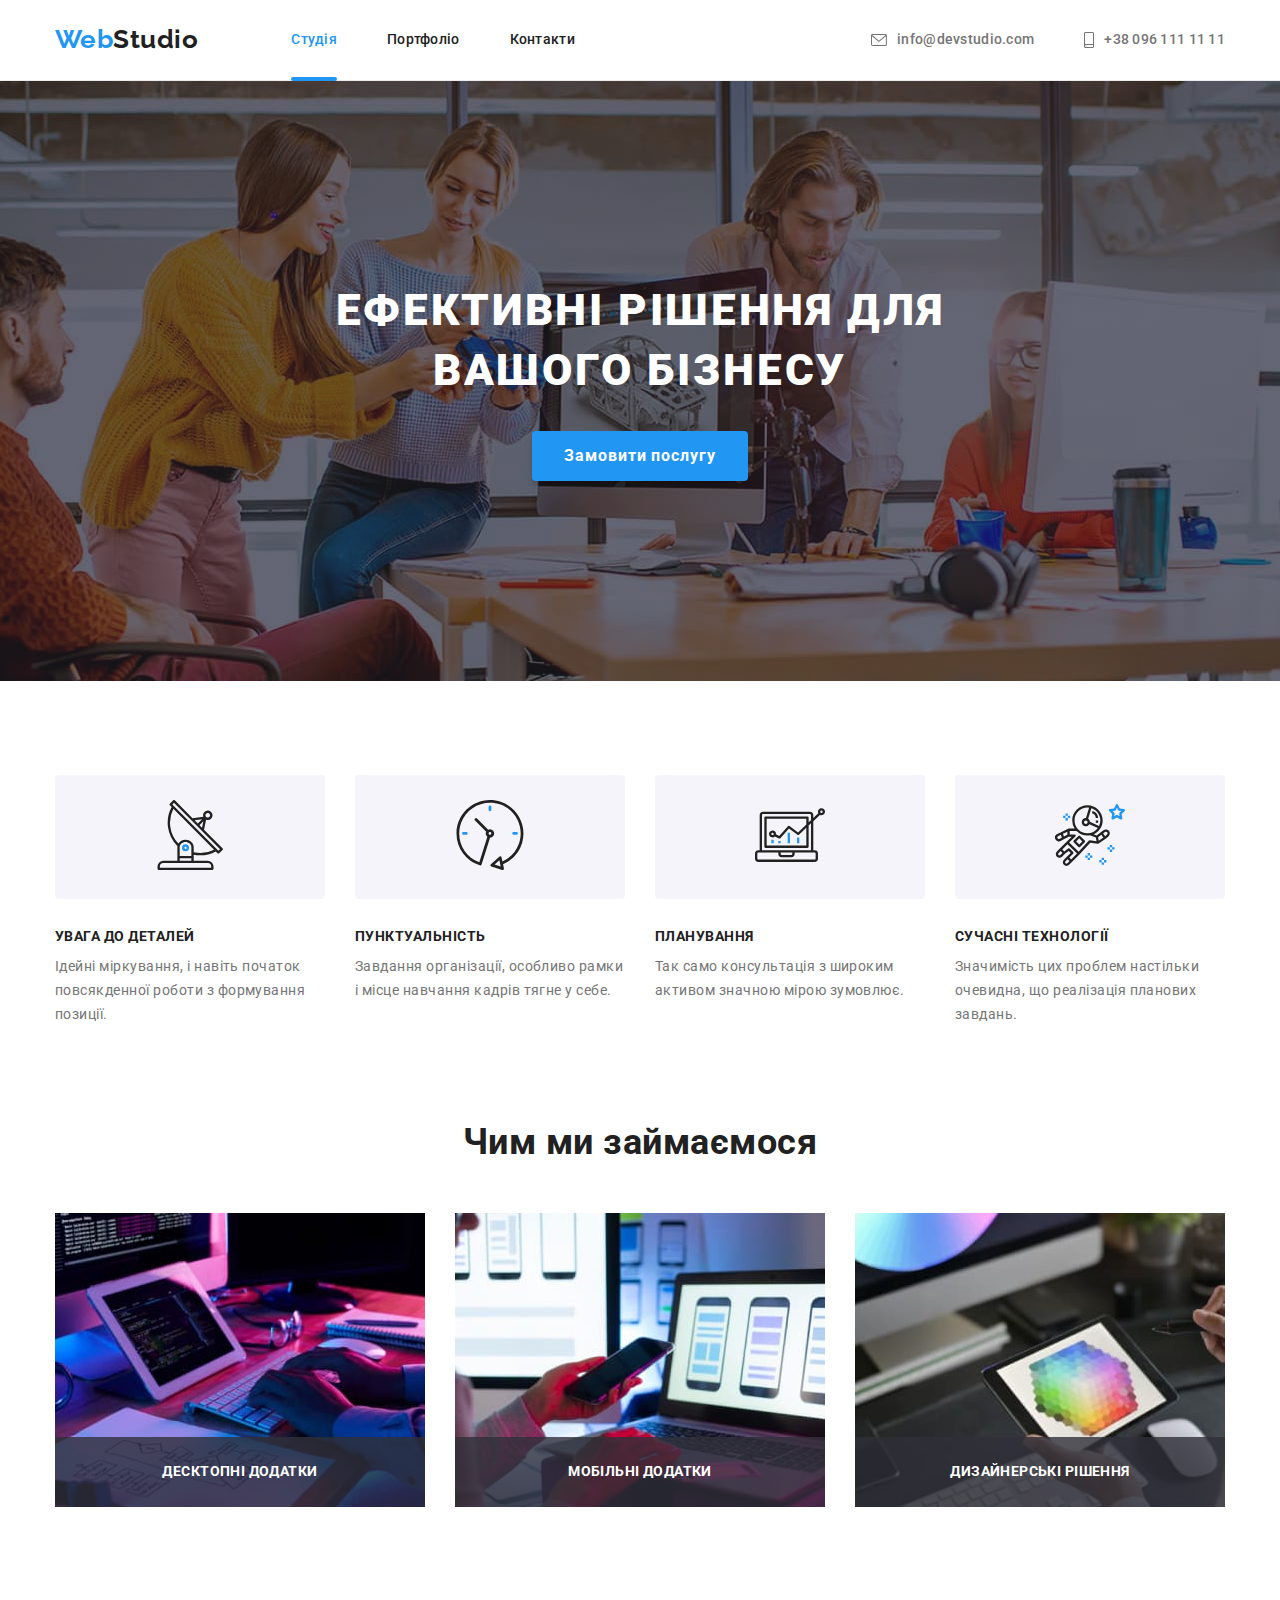
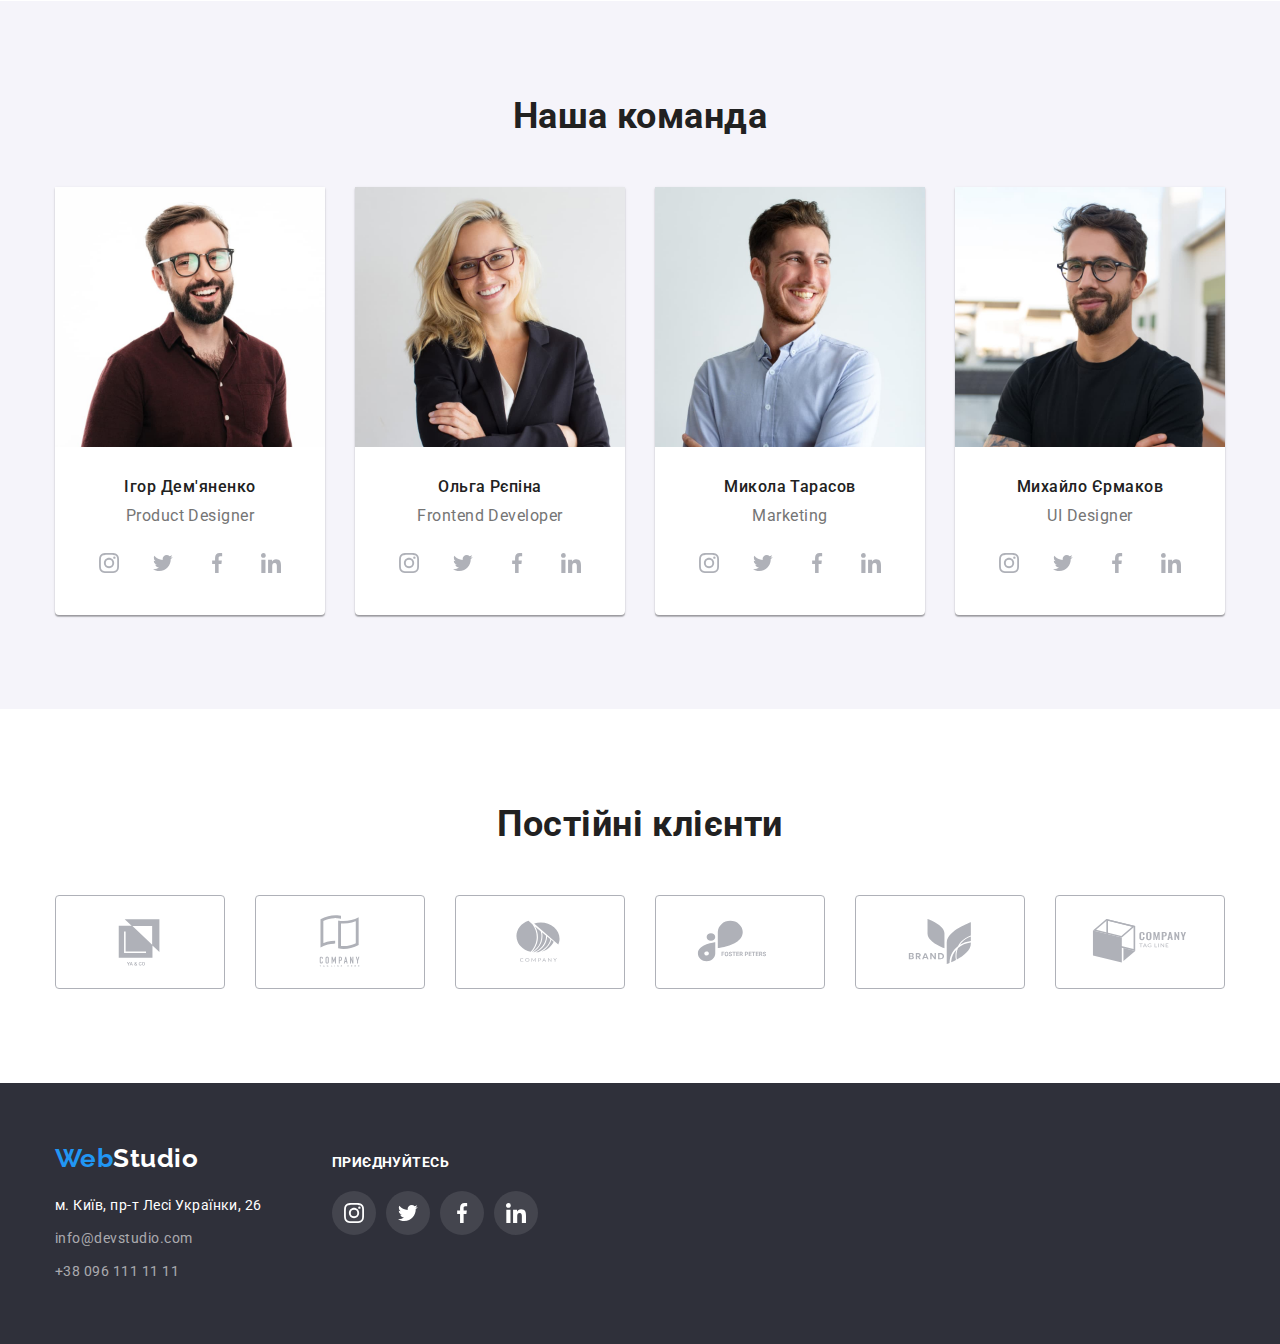
<file: index.html>
<!DOCTYPE html>
<html lang="uk">
  <head>
    <meta charset="UTF-8" />
    <meta http-equiv="X-UA-Compatible" content="IE=edge" />
    <meta name="viewport" content="width=device-width, initial-scale=1.0" />
    <title>Студія</title>
    <link rel="preconnect" href="https://fonts.googleapis.com" />
    <link rel="preconnect" href="https://fonts.gstatic.com" crossorigin />
    <link
      href="https://fonts.googleapis.com/css2?family=Raleway:wght@700&family=Roboto:wght@400;500;700;900&display=swap"
      rel="stylesheet"
    />
    <link
      rel="stylesheet"
      href="https://cdnjs.cloudflare.com/ajax/libs/modern-normalize/1.1.0/modern-normalize.min.css"
    />
    <link rel="stylesheet" href="./css/styles.css" />
  </head>
  <body>
    <header class="header">
      <div class="header-container container">
        <nav class="header-nav">
          <a class="header-logo logo" href="./index.html"> <span>Web</span>Studio</a>
          <ul class="header-list">
            <li class="header-list-item">
              <a class="header-link link current" href="./index.html">Студія</a>
            </li>
            <li class="header-list-item">
              <a class="header-link link" href="./portfolio.html">Портфоліо</a>
            </li>
            <li class="header-list-item">
              <a class="header-link link" href="./index.html">Контакти</a>
            </li>
          </ul>
        </nav>
        <div class="header-contacts">
          <a class="header-contact link" href="mailto:info@devstudio.com">
            <svg class="header-icon" width="16" height="12">
              <use href="./images/icons.svg#icon-envelope"></use>
            </svg>
            info@devstudio.com</a
          >
          <a class="header-contact link" href="tel:+380961111111">
            <svg class="header-icon" width="10" height="16">
              <use href="./images/icons.svg#icon-smartphone"></use>
            </svg>
            +38 096 111 11 11</a
          >
        </div>
      </div>
    </header>

    <main>
      <!-- Hero section -->
      <section class="hero">
        <h1 class="hero-title">Ефективні рішення для вашого бізнесу</h1>
        <button class="hero-button" type="button" data-modal-open>Замовити послугу</button>
      </section>

      <!-- Features section -->
      <section class="features">
        <div class="container">
          <h2 class="visually-hidden">Особливості</h2>
          <ul class="features-list">
            <li class="features-item">
              <div class="features-thumb">
                <svg class="features-icon" width="70" height="70">
                  <use href="./images/icons.svg#icon-sputnik"></use>
                </svg>
              </div>
              <h3 class="features-title">УВАГА ДО ДЕТАЛЕЙ</h3>
              <p class="features-text">
                Ідейні міркування, і навіть початок повсякденної роботи з формування позиції.
              </p>
            </li>
            <li class="features-item">
              <div class="features-thumb">
                <svg class="features-icon" width="70" height="70">
                  <use href="./images/icons.svg#icon-clock"></use>
                </svg>
              </div>
              <h3 class="features-title">ПУНКТУАЛЬНІСТЬ</h3>
              <p class="features-text">
                Завдання організації, особливо рамки і місце навчання кадрів тягне у себе.
              </p>
            </li>
            <li class="features-item">
              <div class="features-thumb">
                <svg class="features-icon" width="70" height="70">
                  <use href="./images/icons.svg#icon-diagram"></use>
                </svg>
              </div>
              <h3 class="features-title">ПЛАНУВАННЯ</h3>
              <p class="features-text">
                Так само консультація з широким активом значною мірою зумовлює.
              </p>
            </li>
            <li class="features-item">
              <div class="features-thumb">
                <svg class="features-icon" width="70" height="70">
                  <use href="./images/icons.svg#icon-astronaut"></use>
                </svg>
              </div>
              <h3 class="features-title">СУЧАСНІ ТЕХНОЛОГІЇ</h3>
              <p class="features-text">
                Значимість цих проблем настільки очевидна, що реалізація планових завдань.
              </p>
            </li>
          </ul>
        </div>
      </section>

      <!-- What we do section -->
      <section class="activity section">
        <div class="container">
          <h2 class="title">Чим ми займаємося</h2>
          <ul class="activity-list">
            <li class="activity-item">
              <img
                class="activity-image"
                src="./images/studio/our-work/development.jpg"
                width="370"
                height="294"
                alt="Розробка веб-сайтів"
              />
              <p class="activity-desc">Десктопні додатки</p>
            </li>
            <li class="activity-item">
              <img
                class="activity-image"
                src="./images/studio/our-work/testing.jpg"
                width="370"
                height="294"
                alt="Тестування веб-сайтів"
              />
              <p class="activity-desc">Мобільні додатки</p>
            </li>
            <li class="activity-item">
              <img
                class="activity-image"
                src="./images/studio/our-work/design.jpg"
                width="370"
                height="294"
                alt="Створення дизайну веб-сайтів"
              />
              <p class="activity-desc">Дизайнерські рішення</p>
            </li>
          </ul>
        </div>
      </section>

      <!-- Our team section -->
      <section class="team section">
        <div class="container">
          <h2 class="title">Наша команда</h2>
          <ul class="team-list">
            <li class="team-item">
              <img
                class="team-image"
                src="./images/studio/team/ihor.jpg"
                width="270"
                height="260"
                alt="Ігор Дем'яненко"
              />
              <h3 class="team-member">Ігор Дем'яненко</h3>
              <p class="team-text">Product Designer</p>

              <ul class="socials">
                <li class="socials-item">
                  <a
                    class="socials-link"
                    href="./index.html"
                    target="_blank"
                    rel="noopener noreferrer nofollow"
                  >
                    <svg class="socials-icon" width="20" height="20">
                      <use href="./images/icons.svg#icon-instagram"></use>
                    </svg>
                  </a>
                </li>
                <li class="socials-item">
                  <a
                    class="socials-link"
                    href="./index.html"
                    target="_blank"
                    rel="noopener noreferrer nofollow"
                  >
                    <svg class="socials-icon" width="20" height="20">
                      <use href="./images/icons.svg#icon-twitter"></use>
                    </svg>
                  </a>
                </li>
                <li class="socials-item">
                  <a
                    class="socials-link"
                    href="./index.html"
                    target="_blank"
                    rel="noopener noreferrer nofollow"
                  >
                    <svg class="socials-icon" width="20" height="20">
                      <use href="./images/icons.svg#icon-facebook"></use>
                    </svg>
                  </a>
                </li>
                <li class="socials-item">
                  <a
                    class="socials-link"
                    href="./index.html"
                    target="_blank"
                    rel="noopener noreferrer nofollow"
                  >
                    <svg class="socials-icon" width="20" height="20">
                      <use href="./images/icons.svg#icon-linkedin"></use>
                    </svg>
                  </a>
                </li>
              </ul>
            </li>
            <li class="team-item">
              <img
                class="team-image"
                src="./images/studio/team/olha.jpg"
                width="270"
                height="260"
                alt="Ольга Рєпіна"
              />
              <h3 class="team-member">Ольга Рєпіна</h3>
              <p class="team-text">Frontend Developer</p>
              <ul class="socials">
                <li class="socials-item">
                  <a
                    class="socials-link"
                    href="./index.html"
                    target="_blank"
                    rel="noopener noreferrer nofollow"
                  >
                    <svg class="socials-icon" width="20" height="20">
                      <use href="./images/icons.svg#icon-instagram"></use>
                    </svg>
                  </a>
                </li>
                <li class="socials-item">
                  <a
                    class="socials-link"
                    href="./index.html"
                    target="_blank"
                    rel="noopener noreferrer nofollow"
                  >
                    <svg class="socials-icon" width="20" height="20">
                      <use href="./images/icons.svg#icon-twitter"></use>
                    </svg>
                  </a>
                </li>
                <li class="socials-item">
                  <a
                    class="socials-link"
                    href="./index.html"
                    target="_blank"
                    rel="noopener noreferrer nofollow"
                  >
                    <svg class="socials-icon" width="20" height="20">
                      <use href="./images/icons.svg#icon-facebook"></use>
                    </svg>
                  </a>
                </li>
                <li class="socials-item">
                  <a
                    class="socials-link"
                    href="./index.html"
                    target="_blank"
                    rel="noopener noreferrer nofollow"
                  >
                    <svg class="socials-icon" width="20" height="20">
                      <use href="./images/icons.svg#icon-linkedin"></use>
                    </svg>
                  </a>
                </li>
              </ul>
            </li>
            <li class="team-item">
              <img
                class="team-image"
                src="./images/studio/team/mykola.jpg"
                width="270"
                height="260"
                alt="Микола Тарасов"
              />
              <h3 class="team-member">Микола Тарасов</h3>
              <p class="team-text">Marketing</p>
              <ul class="socials">
                <li class="socials-item">
                  <a
                    class="socials-link"
                    href="./index.html"
                    target="_blank"
                    rel="noopener noreferrer nofollow"
                  >
                    <svg class="socials-icon" width="20" height="20">
                      <use href="./images/icons.svg#icon-instagram"></use>
                    </svg>
                  </a>
                </li>
                <li class="socials-item">
                  <a
                    class="socials-link"
                    href="./index.html"
                    target="_blank"
                    rel="noopener noreferrer nofollow"
                  >
                    <svg class="socials-icon" width="20" height="20">
                      <use href="./images/icons.svg#icon-twitter"></use>
                    </svg>
                  </a>
                </li>
                <li class="socials-item">
                  <a
                    class="socials-link"
                    href="./index.html"
                    target="_blank"
                    rel="noopener noreferrer nofollow"
                  >
                    <svg class="socials-icon" width="20" height="20">
                      <use href="./images/icons.svg#icon-facebook"></use>
                    </svg>
                  </a>
                </li>
                <li class="socials-item">
                  <a
                    class="socials-link"
                    href="./index.html"
                    target="_blank"
                    rel="noopener noreferrer nofollow"
                  >
                    <svg class="socials-icon" width="20" height="20">
                      <use href="./images/icons.svg#icon-linkedin"></use>
                    </svg>
                  </a>
                </li>
              </ul>
            </li>
            <li class="team-item">
              <img
                class="team-image"
                src="./images/studio/team/mykhailo.jpg"
                width="270"
                height="260"
                alt="Михайло Єрмаков"
              />
              <h3 class="team-member">Михайло Єрмаков</h3>
              <p class="team-text">UI Designer</p>
              <ul class="socials">
                <li class="socials-item">
                  <a
                    class="socials-link"
                    href="./index.html"
                    target="_blank"
                    rel="noopener noreferrer nofollow"
                  >
                    <svg class="socials-icon" width="20" height="20">
                      <use href="./images/icons.svg#icon-instagram"></use>
                    </svg>
                  </a>
                </li>
                <li class="socials-item">
                  <a
                    class="socials-link"
                    href="./index.html"
                    target="_blank"
                    rel="noopener noreferrer nofollow"
                  >
                    <svg class="socials-icon" width="20" height="20">
                      <use href="./images/icons.svg#icon-twitter"></use>
                    </svg>
                  </a>
                </li>
                <li class="socials-item">
                  <a
                    class="socials-link"
                    href="./index.html"
                    target="_blank"
                    rel="noopener noreferrer nofollow"
                  >
                    <svg class="socials-icon" width="20" height="20">
                      <use href="./images/icons.svg#icon-facebook"></use>
                    </svg>
                  </a>
                </li>
                <li class="socials-item">
                  <a
                    class="socials-link"
                    href="./index.html"
                    target="_blank"
                    rel="noopener noreferrer nofollow"
                  >
                    <svg class="socials-icon" width="20" height="20">
                      <use href="./images/icons.svg#icon-linkedin"></use>
                    </svg>
                  </a>
                </li>
              </ul>
            </li>
          </ul>
        </div>
      </section>

      <!-- Clients section -->
      <section class="clients section">
        <div class="container">
          <h2 class="title">Постійні клієнти</h2>
          <ul class="clients-list">
            <li class="clients-item">
              <a class="clients-link" href="./index.html">
                <svg class="clients-icon" width="106" height="60">
                  <use href="./images/icons.svg#icon-client-1"></use>
                </svg>
              </a>
            </li>
            <li class="clients-item">
              <a class="clients-link" href="./index.html">
                <svg class="clients-icon" width="106" height="60">
                  <use href="./images/icons.svg#icon-client-2"></use>
                </svg>
              </a>
            </li>
            <li class="clients-item">
              <a class="clients-link" href="./index.html">
                <svg class="clients-icon" width="106" height="60">
                  <use href="./images/icons.svg#icon-client-3"></use>
                </svg>
              </a>
            </li>
            <li class="clients-item">
              <a class="clients-link" href="./index.html">
                <svg class="clients-icon" width="106" height="60">
                  <use href="./images/icons.svg#icon-client-4"></use>
                </svg>
              </a>
            </li>
            <li class="clients-item">
              <a class="clients-link" href="./index.html">
                <svg class="clients-icon" width="106" height="60">
                  <use href="./images/icons.svg#icon-client-5"></use>
                </svg>
              </a>
            </li>
            <li class="clients-item">
              <a class="clients-link" href="./index.html">
                <svg class="clients-icon" width="106" height="60">
                  <use href="./images/icons.svg#icon-client-6"></use>
                </svg>
              </a>
            </li>
          </ul>
        </div>
      </section>
    </main>

    <footer class="footer">
      <div class="container">
        <div class="footer-wrap">
          <a class="footer-logo logo" href="./index.html"> <span>Web</span>Studio </a>
          <address class="footer-info">
            м. Київ, пр-т Лесі Українки, 26
            <a class="footer-link link" href="mailto:info@devstudio.com">info@devstudio.com</a>
            <a class="footer-link link" href="tel:+380961111111">+38 096 111 11 11</a>
          </address>
        </div>
        <div class="footer-wrap">
          <p class="footer-call">Приєднуйтесь</p>
          <ul class="socials">
            <li class="socials-item">
              <a
                class="socials-link"
                href="./index.html"
                target="_blank"
                rel="noopener noreferrer nofollow"
              >
                <svg class="socials-icon" width="20" height="20">
                  <use href="./images/icons.svg#icon-instagram"></use>
                </svg>
              </a>
            </li>
            <li class="socials-item">
              <a
                class="socials-link"
                href="./index.html"
                target="_blank"
                rel="noopener noreferrer nofollow"
              >
                <svg class="socials-icon" width="20" height="20">
                  <use href="./images/icons.svg#icon-twitter"></use>
                </svg>
              </a>
            </li>
            <li class="socials-item">
              <a
                class="socials-link"
                href="./index.html"
                target="_blank"
                rel="noopener noreferrer nofollow"
              >
                <svg class="socials-icon" width="20" height="20">
                  <use href="./images/icons.svg#icon-facebook"></use>
                </svg>
              </a>
            </li>
            <li class="socials-item">
              <a
                class="socials-link"
                href="./index.html"
                target="_blank"
                rel="noopener noreferrer nofollow"
              >
                <svg class="socials-icon" width="20" height="20">
                  <use href="./images/icons.svg#icon-linkedin"></use>
                </svg>
              </a>
            </li>
          </ul>
        </div>
      </div>
    </footer>

    <div class="backdrop is-hidden" data-modal>
      <div class="modal">
        <button class="modal-btn" type="button" data-modal-close>
          <svg class="modal-icon" width="18" height="18">
            <use href="./images/icons.svg#icon-cross"></use>
          </svg>
        </button>
      </div>
    </div>

    <script src="./js/modal.js"></script>
  </body>
</html>
</file>
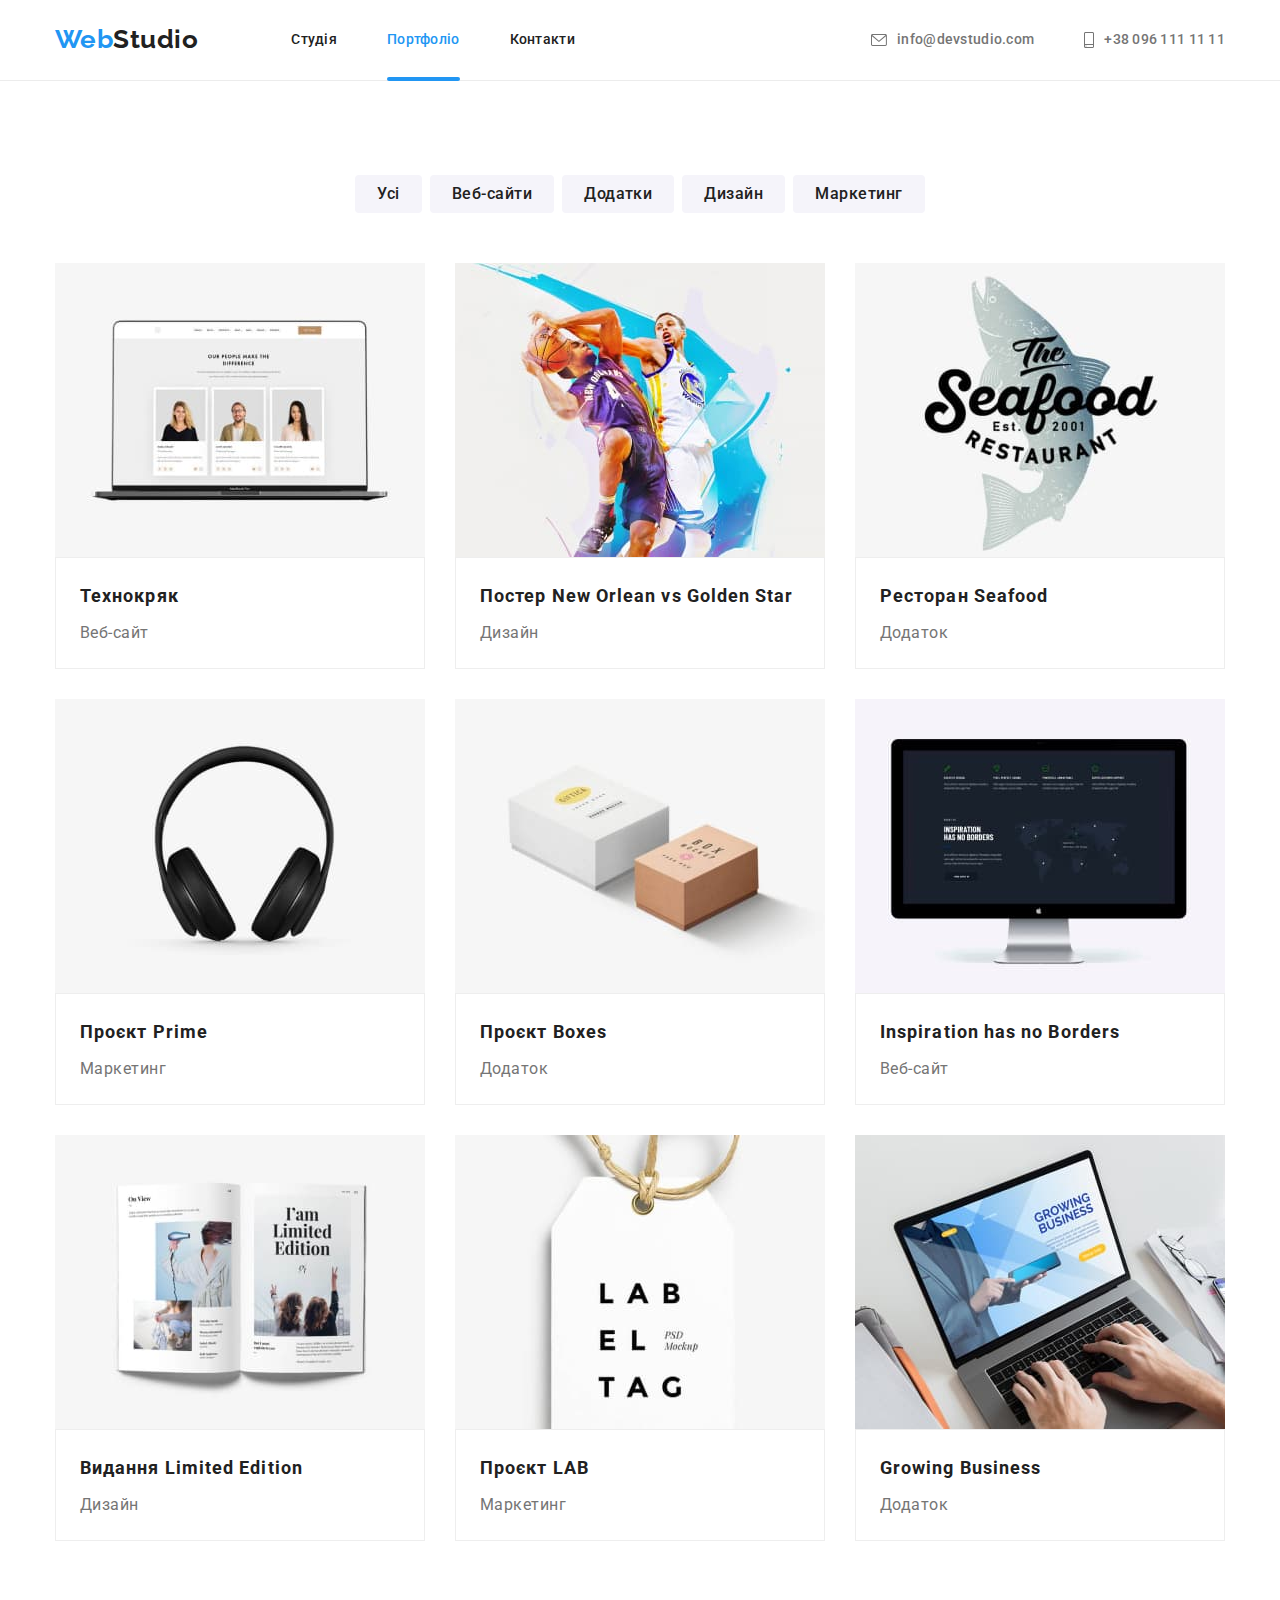
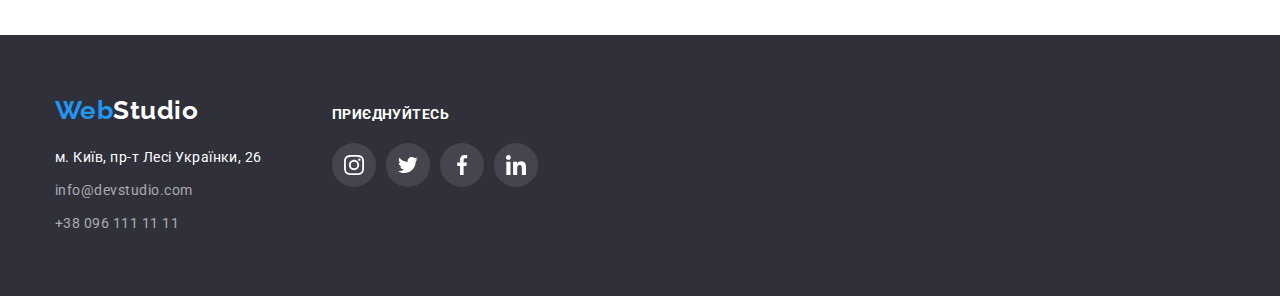
<file: portfolio.html>
<!DOCTYPE html>
<html lang="uk">
  <head>
    <meta charset="UTF-8" />
    <meta http-equiv="X-UA-Compatible" content="IE=edge" />
    <meta name="viewport" content="width=device-width, initial-scale=1.0" />
    <title>Портфоліо</title>
    <link rel="preconnect" href="https://fonts.googleapis.com" />
    <link rel="preconnect" href="https://fonts.gstatic.com" crossorigin />
    <link
      href="https://fonts.googleapis.com/css2?family=Raleway:wght@700&family=Roboto:wght@400;500;700;900&display=swap"
      rel="stylesheet"
    />
    <link
      rel="stylesheet"
      href="https://cdnjs.cloudflare.com/ajax/libs/modern-normalize/1.1.0/modern-normalize.min.css"
    />
    <link rel="stylesheet" href="./css/styles.css" />
  </head>
  <body>
    <header class="header">
      <div class="header-container container">
        <nav class="header-nav">
          <a class="header-logo logo" href="./index.html"> <span>Web</span>Studio</a>
          <ul class="header-list">
            <li class="header-list-item">
              <a class="header-link link" href="./index.html">Студія</a>
            </li>
            <li class="header-list-item">
              <a class="header-link link current" href="./portfolio.html">Портфоліо</a>
            </li>
            <li class="header-list-item">
              <a class="header-link link" href="./index.html">Контакти</a>
            </li>
          </ul>
        </nav>
        <div class="header-contacts">
          <a class="header-contact link" href="mailto:info@devstudio.com">
            <svg class="header-icon" width="16" height="12">
              <use href="./images/icons.svg#icon-envelope"></use>
            </svg>
            info@devstudio.com</a
          >
          <a class="header-contact link" href="tel:+380961111111">
            <svg class="header-icon" width="10" height="16">
              <use href="./images/icons.svg#icon-smartphone"></use>
            </svg>
            +38 096 111 11 11</a
          >
        </div>
      </div>
    </header>

    <main>
      <section class="gallery section">
        <div class="container">
          <h1 class="visually-hidden">Галерея</h1>
          <ul class="gallery-filters">
            <li class="gallery-filter">
              <button class="gallery-button" type="button">Усі</button>
            </li>
            <li class="gallery-filter">
              <button class="gallery-button" type="button">Веб-сайти</button>
            </li>
            <li class="gallery-filter">
              <button class="gallery-button" type="button">Додатки</button>
            </li>
            <li class="gallery-filter">
              <button class="gallery-button" type="button">Дизайн</button>
            </li>
            <li class="gallery-filter">
              <button class="gallery-button" type="button">Маркетинг</button>
            </li>
          </ul>
          <ul class="gallery-items">
            <li class="gallery-item">
              <a class="gallery-link" href="./index.html">
                <div class="gallery-thumb">
                  <img
                    class="gallery-image"
                    src="./images/portfolio/gallery-item-1.jpg"
                    alt="Приклад веб-сайту"
                    width="370"
                    height="294"
                  />
                  <div class="gallery-overlay">
                    Ресурс пропонує комплексні пропозиції з різним рівнем функціоналу та сервісів.
                    Все це дозволить відвідувачу отримати вичерпні відомості про компанію чи
                    приватну особу.
                  </div>
                </div>
                <div class="gallery-details">
                  <h2 class="gallery-subtitle">Технокряк</h2>
                  <p class="gallery-description">Веб-сайт</p>
                </div>
              </a>
            </li>
            <li class="gallery-item">
              <a class="gallery-link" href="./index.html">
                <div class="gallery-thumb">
                  <img
                    class="gallery-image"
                    src="./images/portfolio/gallery-item-2.jpg"
                    alt="Приклад дизайну"
                    width="370"
                    height="294"
                  />
                  <div class="gallery-overlay">
                    Ресурс пропонує комплексні пропозиції з різним рівнем функціоналу та сервісів.
                    Все це дозволить відвідувачу отримати вичерпні відомості про компанію чи
                    приватну особу.
                  </div>
                </div>
                <div class="gallery-details">
                  <h2 class="gallery-subtitle">
                    Постер <span lang="en">New Orlean vs Golden Star</span>
                  </h2>
                  <p class="gallery-description">Дизайн</p>
                </div>
              </a>
            </li>
            <li class="gallery-item">
              <a class="gallery-link" href="./index.html">
                <div class="gallery-thumb">
                  <img
                    class="gallery-image"
                    src="./images/portfolio/gallery-item-3.jpg"
                    alt="Приклад додатку"
                    width="370"
                    height="294"
                  />
                  <div class="gallery-overlay">
                    Ресурс пропонує комплексні пропозиції з різним рівнем функціоналу та сервісів.
                    Все це дозволить відвідувачу отримати вичерпні відомості про компанію чи
                    приватну особу.
                  </div>
                </div>
                <div class="gallery-details">
                  <h2 class="gallery-subtitle">Ресторан <span lang="en">Seafood</span></h2>
                  <p class="gallery-description">Додаток</p>
                </div>
              </a>
            </li>
            <li class="gallery-item">
              <a class="gallery-link" href="./index.html">
                <div class="gallery-thumb">
                  <img
                    class="gallery-image"
                    src="./images/portfolio/gallery-item-4.jpg"
                    alt="Приклад маркетингу"
                    width="370"
                    height="294"
                  />
                  <div class="gallery-overlay">
                    Ресурс пропонує комплексні пропозиції з різним рівнем функціоналу та сервісів.
                    Все це дозволить відвідувачу отримати вичерпні відомості про компанію чи
                    приватну особу.
                  </div>
                </div>
                <div class="gallery-details">
                  <h2 class="gallery-subtitle">Проєкт <span lang="en">Prime</span></h2>
                  <p class="gallery-description">Маркетинг</p>
                </div>
              </a>
            </li>
            <li class="gallery-item">
              <a class="gallery-link" href="./index.html">
                <div class="gallery-thumb">
                  <img
                    class="gallery-image"
                    src="./images/portfolio/gallery-item-5.jpg"
                    alt="Приклад додатку"
                    width="370"
                    height="294"
                  />
                  <div class="gallery-overlay">
                    Ресурс пропонує комплексні пропозиції з різним рівнем функціоналу та сервісів.
                    Все це дозволить відвідувачу отримати вичерпні відомості про компанію чи
                    приватну особу.
                  </div>
                </div>
                <div class="gallery-details">
                  <h2 class="gallery-subtitle">Проєкт <span lang="en">Boxes</span></h2>
                  <p class="gallery-description">Додаток</p>
                </div>
              </a>
            </li>
            <li class="gallery-item">
              <a class="gallery-link" href="./index.html">
                <div class="gallery-thumb">
                  <img
                    class="gallery-image"
                    src="./images/portfolio/gallery-item-6.jpg"
                    alt="Приклад веб-сайту"
                    width="370"
                    height="294"
                  />
                  <div class="gallery-overlay">
                    Ресурс пропонує комплексні пропозиції з різним рівнем функціоналу та сервісів.
                    Все це дозволить відвідувачу отримати вичерпні відомості про компанію чи
                    приватну особу.
                  </div>
                </div>
                <div class="gallery-details">
                  <h2 class="gallery-subtitle" lang="en">Inspiration has no Borders</h2>
                  <p class="gallery-description">Веб-сайт</p>
                </div>
              </a>
            </li>
            <li class="gallery-item">
              <a class="gallery-link" href="./index.html">
                <div class="gallery-thumb">
                  <img
                    class="gallery-image"
                    src="./images/portfolio/gallery-item-7.jpg"
                    alt="Приклад дизайну"
                    width="370"
                    height="294"
                  />
                  <div class="gallery-overlay">
                    Ресурс пропонує комплексні пропозиції з різним рівнем функціоналу та сервісів.
                    Все це дозволить відвідувачу отримати вичерпні відомості про компанію чи
                    приватну особу.
                  </div>
                </div>
                <div class="gallery-details">
                  <h2 class="gallery-subtitle">Видання <span lang="en">Limited Edition</span></h2>
                  <p class="gallery-description">Дизайн</p>
                </div>
              </a>
            </li>
            <li class="gallery-item">
              <a class="gallery-link" href="./index.html">
                <div class="gallery-thumb">
                  <img
                    class="gallery-image"
                    src="./images/portfolio/gallery-item-8.jpg"
                    alt="Приклад маркетингу"
                    width="370"
                    height="294"
                  />
                  <div class="gallery-overlay">
                    Ресурс пропонує комплексні пропозиції з різним рівнем функціоналу та сервісів.
                    Все це дозволить відвідувачу отримати вичерпні відомості про компанію чи
                    приватну особу.
                  </div>
                </div>
                <div class="gallery-details">
                  <h2 class="gallery-subtitle">Проєкт <span lang="en">LAB</span></h2>
                  <p class="gallery-description">Маркетинг</p>
                </div>
              </a>
            </li>
            <li class="gallery-item">
              <a class="gallery-link" href="./index.html">
                <div class="gallery-thumb">
                  <img
                    class="gallery-image"
                    src="./images/portfolio/gallery-item-9.jpg"
                    alt="Приклад додатку"
                    width="370"
                    height="294"
                  />
                  <div class="gallery-overlay">
                    Ресурс пропонує комплексні пропозиції з різним рівнем функціоналу та сервісів.
                    Все це дозволить відвідувачу отримати вичерпні відомості про компанію чи
                    приватну особу.
                  </div>
                </div>
                <div class="gallery-details">
                  <h2 class="gallery-subtitle" lang="en">Growing Business</h2>
                  <p class="gallery-description">Додаток</p>
                </div>
              </a>
            </li>
          </ul>
        </div>
      </section>
    </main>

    <footer class="footer">
      <div class="container">
        <div class="footer-wrap">
          <a class="footer-logo logo" href="./index.html"> <span>Web</span>Studio </a>
          <address class="footer-info">
            м. Київ, пр-т Лесі Українки, 26
            <a class="footer-link link" href="mailto:info@devstudio.com">info@devstudio.com</a>
            <a class="footer-link link" href="tel:+380961111111">+38 096 111 11 11</a>
          </address>
        </div>
        <div class="footer-wrap">
          <p class="footer-call">Приєднуйтесь</p>
          <ul class="socials">
            <li class="socials-item">
              <a
                class="socials-link"
                href="./index.html"
                target="_blank"
                rel="noopener noreferrer nofollow"
              >
                <svg class="socials-icon" width="20" height="20">
                  <use href="./images/icons.svg#icon-instagram"></use>
                </svg>
              </a>
            </li>
            <li class="socials-item">
              <a
                class="socials-link"
                href="./index.html"
                target="_blank"
                rel="noopener noreferrer nofollow"
              >
                <svg class="socials-icon" width="20" height="20">
                  <use href="./images/icons.svg#icon-twitter"></use>
                </svg>
              </a>
            </li>
            <li class="socials-item">
              <a
                class="socials-link"
                href="./index.html"
                target="_blank"
                rel="noopener noreferrer nofollow"
              >
                <svg class="socials-icon" width="20" height="20">
                  <use href="./images/icons.svg#icon-facebook"></use>
                </svg>
              </a>
            </li>
            <li class="socials-item">
              <a
                class="socials-link"
                href="./index.html"
                target="_blank"
                rel="noopener noreferrer nofollow"
              >
                <svg class="socials-icon" width="20" height="20">
                  <use href="./images/icons.svg#icon-linkedin"></use>
                </svg>
              </a>
            </li>
          </ul>
        </div>
      </div>
    </footer>
  </body>
</html>
</file>
<file: css/styles.css>
:root {
  --primary-color: #212121;
  --accent-color: #2196f3;
  --secondary-color: #757575;
  --tertiary-color: #ffffff;
  --quaternary-color: rgba(255, 255, 255, 0.6);
  --primary-background-color: #2f303a;
  --accent-background-color: #188ce8;
  --secondary-background-color: #f5f4fa;
  --overlay-background-color: rgba(33, 150, 243, 0.9);
  --backdrop-background-color: rgba(0, 0, 0, 0.2);
  --fill-color: #afb1b8;

  --hero-button-shadow: 0px 4px 4px rgba(0, 0, 0, 0.15);
  --team-item-shadow: 0px 1px 3px rgba(0, 0, 0, 0.12), 0px 1px 1px rgba(0, 0, 0, 0.14),
    0px 2px 1px rgba(0, 0, 0, 0.2);
  --button-shadow: 0px 3px 1px rgba(0, 0, 0, 0.1), 0px 1px 2px rgba(0, 0, 0, 0.08),
    0px 2px 2px rgba(0, 0, 0, 0.12);
  --gallery-item-shadow: 0px 1px 1px rgba(0, 0, 0, 0.12), 0px 4px 4px rgba(0, 0, 0, 0.06),
    1px 4px 6px rgba(0, 0, 0, 0.16);
  --modal-shadow: 0px 1px 3px rgba(0, 0, 0, 0.12), 0px 1px 1px rgba(0, 0, 0, 0.14),
    0px 2px 1px rgba(0, 0, 0, 0.2);

  --items-amount: 4;
  --gap-size: 30px;
  --gallery-item-gap: 30px;
}

h1,
h2,
h3,
h4,
h5,
h6,
ul,
p {
  margin: 0;
}
ul {
  padding: 0;
  list-style: none;
}
a {
  text-decoration: none;
  color: inherit;
}
button {
  font-family: inherit;
  border: none;
}

body {
  font-family: 'Roboto', sans-serif;
  color: var(--primary-color);
  letter-spacing: 0.03em;
}

/*! General classes */
.container {
  max-width: 1200px;
  padding: 0 15px;
  margin: 0 auto;
}
.link {
  color: var(--primary-color);

  transition: color 250ms cubic-bezier(0.4, 0, 0.2, 1);
}
.link:hover,
.link:focus,
.current {
  color: var(--accent-color);
}
.logo {
  font-family: 'Raleway', sans-serif;
  font-size: 26px;
  font-weight: 700;
  line-height: 1.19;
}
.logo span {
  color: var(--accent-color);
}

.section {
  padding: 94px 0;
}

/* Studio page */
/*! Header */
.header {
  border-bottom: 1px solid #ececec;
  background-color: var(--tertiary-color);
}
.header-container {
  display: flex;
  /*   align-items: center; */
}
.header-nav {
  display: flex;
}
.header-logo {
  padding-top: 24px;
  padding-bottom: 25px;
  margin-right: 93px;
  color: var(--primary-color);
}
.header-list {
  display: flex;
}
.header-list-item {
  display: flex;
  position: relative;
}
.header-list-item:not(:last-child) {
  margin-right: 50px;
}
.header-link,
.header-contact {
  display: flex;
  align-items: center;

  font-weight: 500;
  font-size: 14px;
  line-height: 1.14;
  letter-spacing: 0.02em;
}
.header-link.current::after {
  position: absolute;
  left: 0;
  bottom: -1px;

  content: '';
  width: 100%;
  height: 4px;

  border-radius: 2px;
  background-color: var(--accent-color);
}

.header-contacts {
  display: flex;
  margin-left: auto;
}
.header-contact {
  color: var(--secondary-color);
}
.header-contact:first-child {
  margin-right: 50px;
}
.header-icon {
  margin-right: 10px;
  fill: currentColor;
}

/*! Hero section */
.hero {
  max-width: 1600px;
  min-height: 600px;
  margin: 0 auto;
  padding: 200px 0;

  text-align: center;

  background-color: var(--primary-background-color);
  background-image: linear-gradient(rgba(47, 48, 58, 0.4), rgba(47, 48, 58, 0.4)),
    url(../images/studio/hero.jpg);
  background-repeat: no-repeat;
  background-position: center;
  background-size: cover;
}
.hero-title {
  width: 696px;
  margin: 0 auto 30px;

  font-weight: 900;
  font-size: 44px;
  line-height: 1.36;
  letter-spacing: 0.06em;
  text-align: center;
  text-transform: uppercase;
  color: var(--tertiary-color);
}
.hero-button {
  padding: 10px 32px;

  font-weight: 700;
  line-height: 1.88;
  letter-spacing: 0.06em;
  border-radius: 4px;
  color: var(--tertiary-color);

  background-color: var(--accent-color);
  box-shadow: var(--hero-button-shadow);

  transition: background-color 250ms cubic-bezier(0.4, 0, 0.2, 1);

  cursor: pointer;
}
.hero-button:hover,
.hero-button:focus {
  background-color: var(--accent-background-color);
}

/*!  Features section  */
.visually-hidden {
  position: absolute;
  white-space: nowrap;
  width: 1px;
  height: 1px;
  overflow: hidden;
  border: 0;
  padding: 0;
  clip: rect(0 0 0 0);
  clip-path: inset(50%);
  margin: -1px;
}
.features {
  padding-top: 94px;
}
.features-list {
  display: flex;
}
.features-item {
  flex-basis: calc((100% - (var(--items-amount) - 1) * var(--gap-size)) / var(--items-amount));
}
.features-item:not(:last-child) {
  margin-right: var(--gap-size);
}
.features-thumb {
  padding: 25px 0;
  margin-bottom: 30px;

  text-align: center;
  border-radius: 4px;
  background-color: var(--secondary-background-color);
}
.features-title {
  margin-bottom: 10px;

  font-size: 14px;
  font-weight: 700;
  line-height: 1.14;
  text-transform: uppercase;
}
.features-text {
  font-size: 14px;
  line-height: 1.71;
  color: var(--secondary-color);
}

/*! What we do section */

.title {
  margin-bottom: 50px;
  font-weight: 700;
  font-size: 36px;
  line-height: 1.17;
  text-align: center;
}
.activity-list {
  display: flex;
}
.activity-item {
  position: relative;
}
.activity-item:not(:last-child) {
  margin-right: 30px;
}
.activity-image {
  display: block;
}
.activity-desc {
  position: absolute;
  left: 0;
  bottom: 0;

  width: 100%;
  padding: 27px 0;

  font-weight: 700;
  font-size: 14px;
  line-height: 1.14;
  text-align: center;
  letter-spacing: 0.03em;
  text-transform: uppercase;

  color: var(--tertiary-color);
  background-color: rgba(47, 48, 58, 0.8);
}

/*! Our team section */
.team {
  background-color: var(--secondary-background-color);
}
.team-list {
  display: flex;
}
.team-item {
  padding-bottom: 30px;
  background: var(--tertiary-color);
  border-radius: 0px 0px 4px 4px;
  box-shadow: var(--team-item-shadow);
}
.team-item:not(:last-child) {
  margin-right: 30px;
}
.team-image {
  margin-bottom: 30px;
  display: block;
}
.team-member {
  margin-bottom: 10px;
  font-weight: 500;
  font-size: 16px;
  line-height: 1.19;
  text-align: center;
}
.team-text {
  margin-bottom: 16px;

  font-weight: 400;
  line-height: 1.19;
  text-align: center;
  color: var(--secondary-color);
}
.socials {
  display: flex;
  justify-content: center;
  column-gap: 10px;
}
.socials-link {
  display: flex;
  justify-content: center;
  align-items: center;
  width: 44px;
  height: 44px;

  color: var(--fill-color);
  border-radius: 50%;

  transition: color 250ms cubic-bezier(0.4, 0, 0.2, 1),
    background-color 250ms cubic-bezier(0.4, 0, 0.2, 1);
}
.socials-link:hover,
.socials-link:focus {
  color: var(--tertiary-color);
  background-color: var(--accent-color);
}
.socials-link > .socials-icon {
  fill: currentColor;
}

/*! Clients section */
.clients-list {
  display: flex;
  flex-wrap: wrap;
  gap: var(--gap-size);
}
.clients-item {
  --items-amount: 6;
  flex-basis: calc((100% - (var(--items-amount) - 1) * var(--gap-size)) / var(--items-amount));
}

.clients-link {
  display: flex;
  padding: 16px 0;
  justify-content: center;
  align-items: center;

  color: var(--fill-color);
  border: 1px solid currentColor;
  border-radius: 4px;

  transition: color 250ms cubic-bezier(0.4, 0, 0.2, 1);
}
.clients-link:hover,
.clients-link:focus {
  color: var(--accent-color);
}
.clients-link > .clients-icon {
  fill: currentColor;
}

/*! footer */
.footer {
  padding: 60px 0;
  background-color: var(--primary-background-color);
}
.footer > .container {
  display: flex;
  gap: 70px;
}
.footer-info {
  font-style: normal;
  font-size: 14px;
  line-height: 1.71;
  color: var(--tertiary-color);
}
.footer-logo {
  display: block;
  margin-bottom: 20px;
  color: var(--tertiary-color);
}
.footer-link {
  display: block;
  font-size: 14px;
  line-height: 1.71;
  color: var(--quaternary-color);
}
.footer-link:first-child {
  margin: 9px 0;
}
.footer-call {
  margin-bottom: 20px;

  font-weight: 700;
  font-size: 14px;
  line-height: 1.14;
  letter-spacing: 0.03em;
  text-transform: uppercase;

  color: var(--tertiary-color);
}
.footer-wrap:last-child {
  padding-top: 12px;
}
.footer-wrap .socials-link {
  background-color: rgba(255, 255, 255, 0.1);
}
.footer-wrap .socials-link:hover,
.footer-wrap .socials-link:focus {
  background-color: var(--accent-color);
}
.footer-wrap .socials-icon {
  fill: var(--tertiary-color);
}

/*! Modal */
.backdrop {
  position: fixed;
  top: 0;
  left: 0;

  width: 100vw;
  height: 100vh;

  background-color: var(--backdrop-background-color);

  transition: opacity 250ms cubic-bezier(0.4, 0, 0.2, 1);
}

.is-hidden {
  opacity: 0;
  pointer-events: none;
  /* visibility: hidden; */
}

.modal {
  position: absolute;
  top: 50%;
  left: 50%;

  width: 528px;
  height: 521px;
  box-shadow: var(--modal-shadow);
  border-radius: 4px;
  background-color: var(--tertiary-color);

  transform: translate(-50%, -50%) scale(1);
  transition: transform 250ms cubic-bezier(0.4, 0, 0.2, 1);
}

.backdrop.is-hidden .modal {
  transform: translate(-50%, -50%) scale(0.75);
}

.modal-btn {
  position: absolute;
  top: 8px;
  right: 8px;

  width: 30px;
  height: 30px;
  display: flex;
  justify-content: center;
  align-items: center;

  border: 1px solid rgba(0, 0, 0, 0.1);
  border-radius: 50%;
  background-color: transparent;

  cursor: pointer;
}

/*! Portfolio page */

.gallery {
  background-color: var(--tertiary-color);
}
.gallery-filters {
  margin-bottom: 50px;
  display: flex;
  justify-content: center;
}
.gallery-filter:not(:last-child) {
  margin-right: 8px;
}
.gallery-button {
  padding: 6px 22px;

  font-weight: 500;
  font-size: 16px;
  line-height: 1.63;
  letter-spacing: 0.03em;
  color: var(--primary-color);

  border-radius: 4px;
  background-color: var(--secondary-background-color);

  transition: color 250ms cubic-bezier(0.4, 0, 0.2, 1),
    background-color 250ms cubic-bezier(0.4, 0, 0.2, 1),
    box-shadow 250ms cubic-bezier(0.4, 0, 0.2, 1);

  cursor: pointer;
}
.gallery-button:hover,
.gallery-button:focus {
  color: var(--tertiary-color);
  background-color: var(--accent-color);
  box-shadow: var(--button-shadow);
}
.gallery-items {
  display: flex;
  flex-wrap: wrap;
  margin-top: calc(-1 * var(--gallery-item-gap));
  margin-left: calc(-1 * var(--gallery-item-gap));
}
.gallery-item {
  margin-top: var(--gallery-item-gap);
  margin-left: var(--gallery-item-gap);
  flex-basis: calc((100% / 3 - var(--gallery-item-gap)));
}
.gallery-link {
  display: block;

  transition: box-shadow 250ms cubic-bezier(0.4, 0, 0.2, 1);
}
.gallery-link:hover,
.gallery-link:focus {
  box-shadow: var(--gallery-item-shadow);
}

.gallery-link:hover .gallery-overlay,
.gallery-link:focus .gallery-overlay {
  transform: translateY(0);
}

.gallery-thumb {
  position: relative;
  overflow: hidden;
}

.gallery-image {
  max-width: 100%;
  display: block;
}

.gallery-overlay {
  position: absolute;
  left: 0;
  top: 0;

  width: 100%;
  height: 100%;
  padding: 24px;
  display: flex;
  align-items: center;

  font-size: 18px;
  line-height: 1.56;
  letter-spacing: 0.03em;
  color: var(--tertiary-color);

  background-color: var(--overlay-background-color);

  transform: translateY(100%);
  transition: transform 250ms cubic-bezier(0.4, 0, 0.2, 1);
}

.gallery-details {
  padding: 20px 24px;
  border: 1px solid #eeeeee;
}
.gallery-subtitle {
  margin-bottom: 4px;
  font-weight: 700;
  font-size: 18px;
  line-height: 2;
  letter-spacing: 0.06em;
  color: var(--primary-color);
}
.gallery-description {
  font-weight: 400;
  font-size: 16px;
  line-height: 1.88;
  letter-spacing: 0.03em;
  color: var(--secondary-color);
}
</file>
